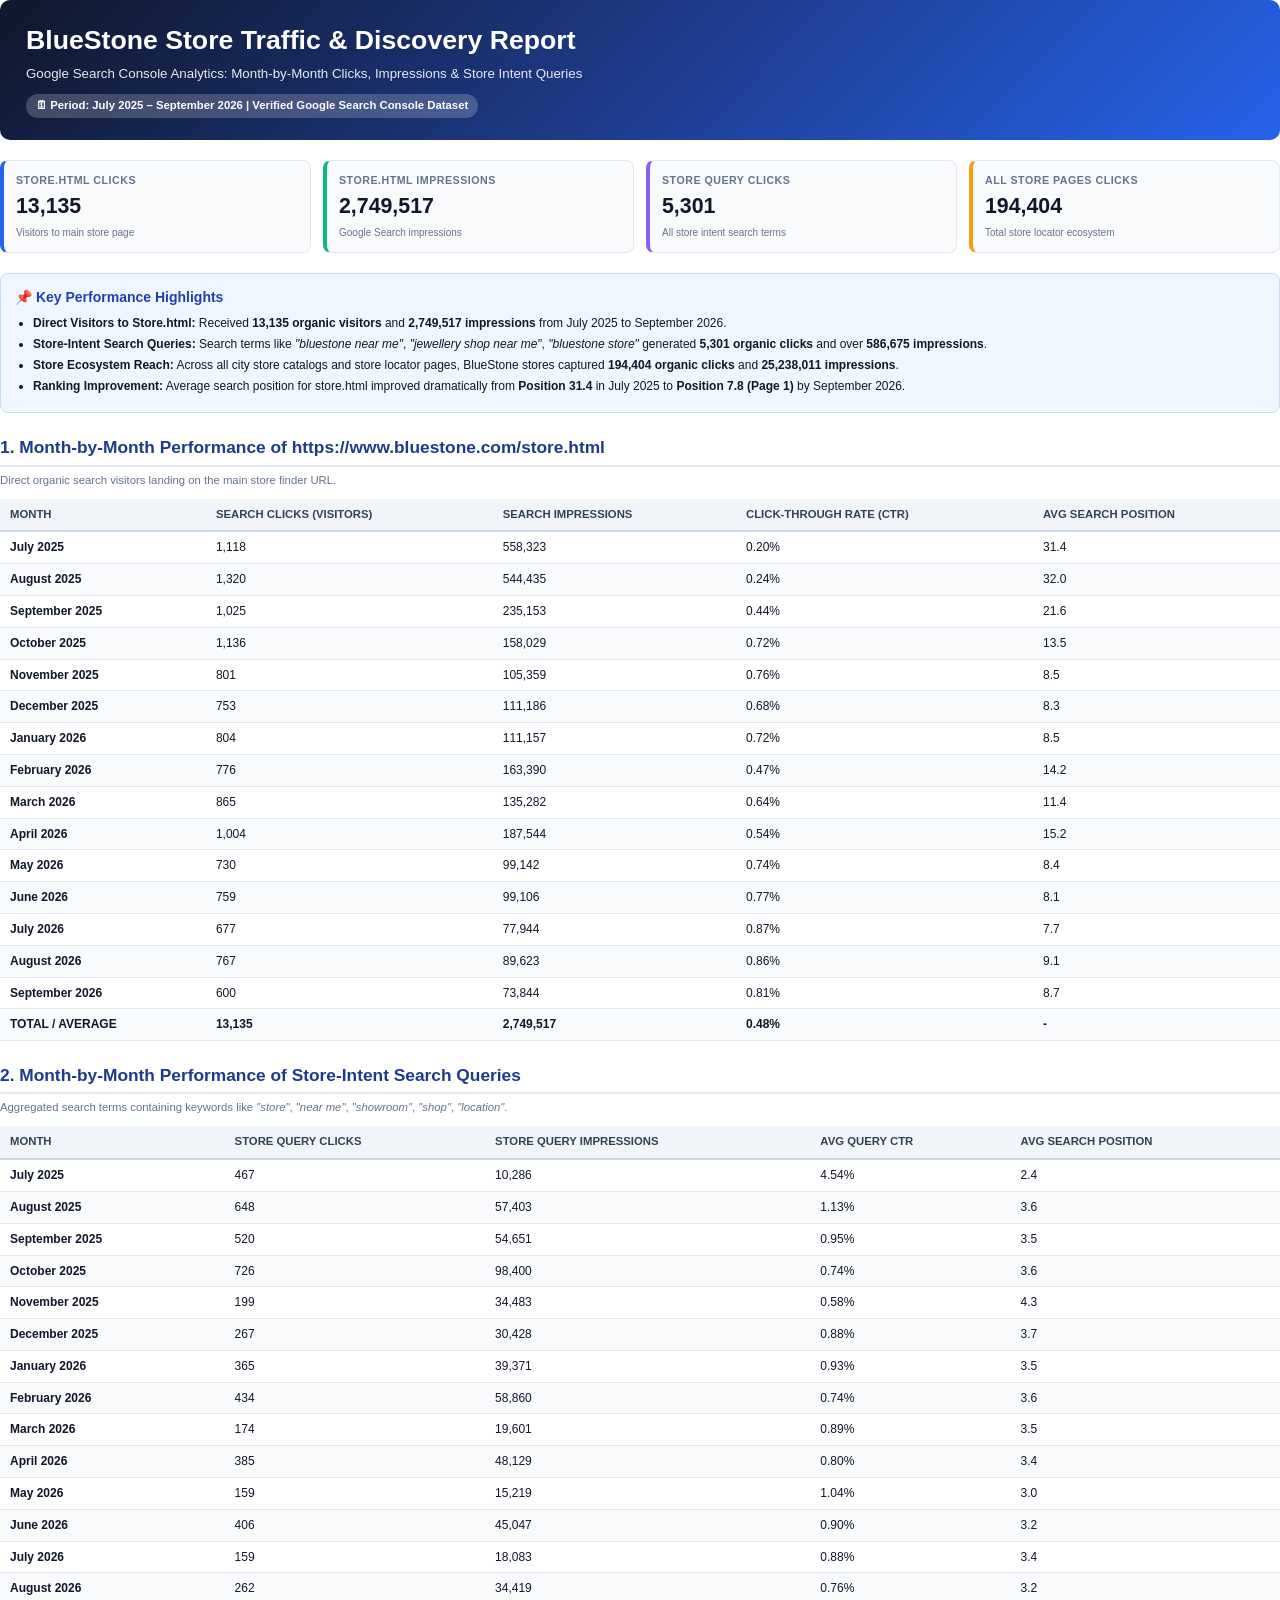
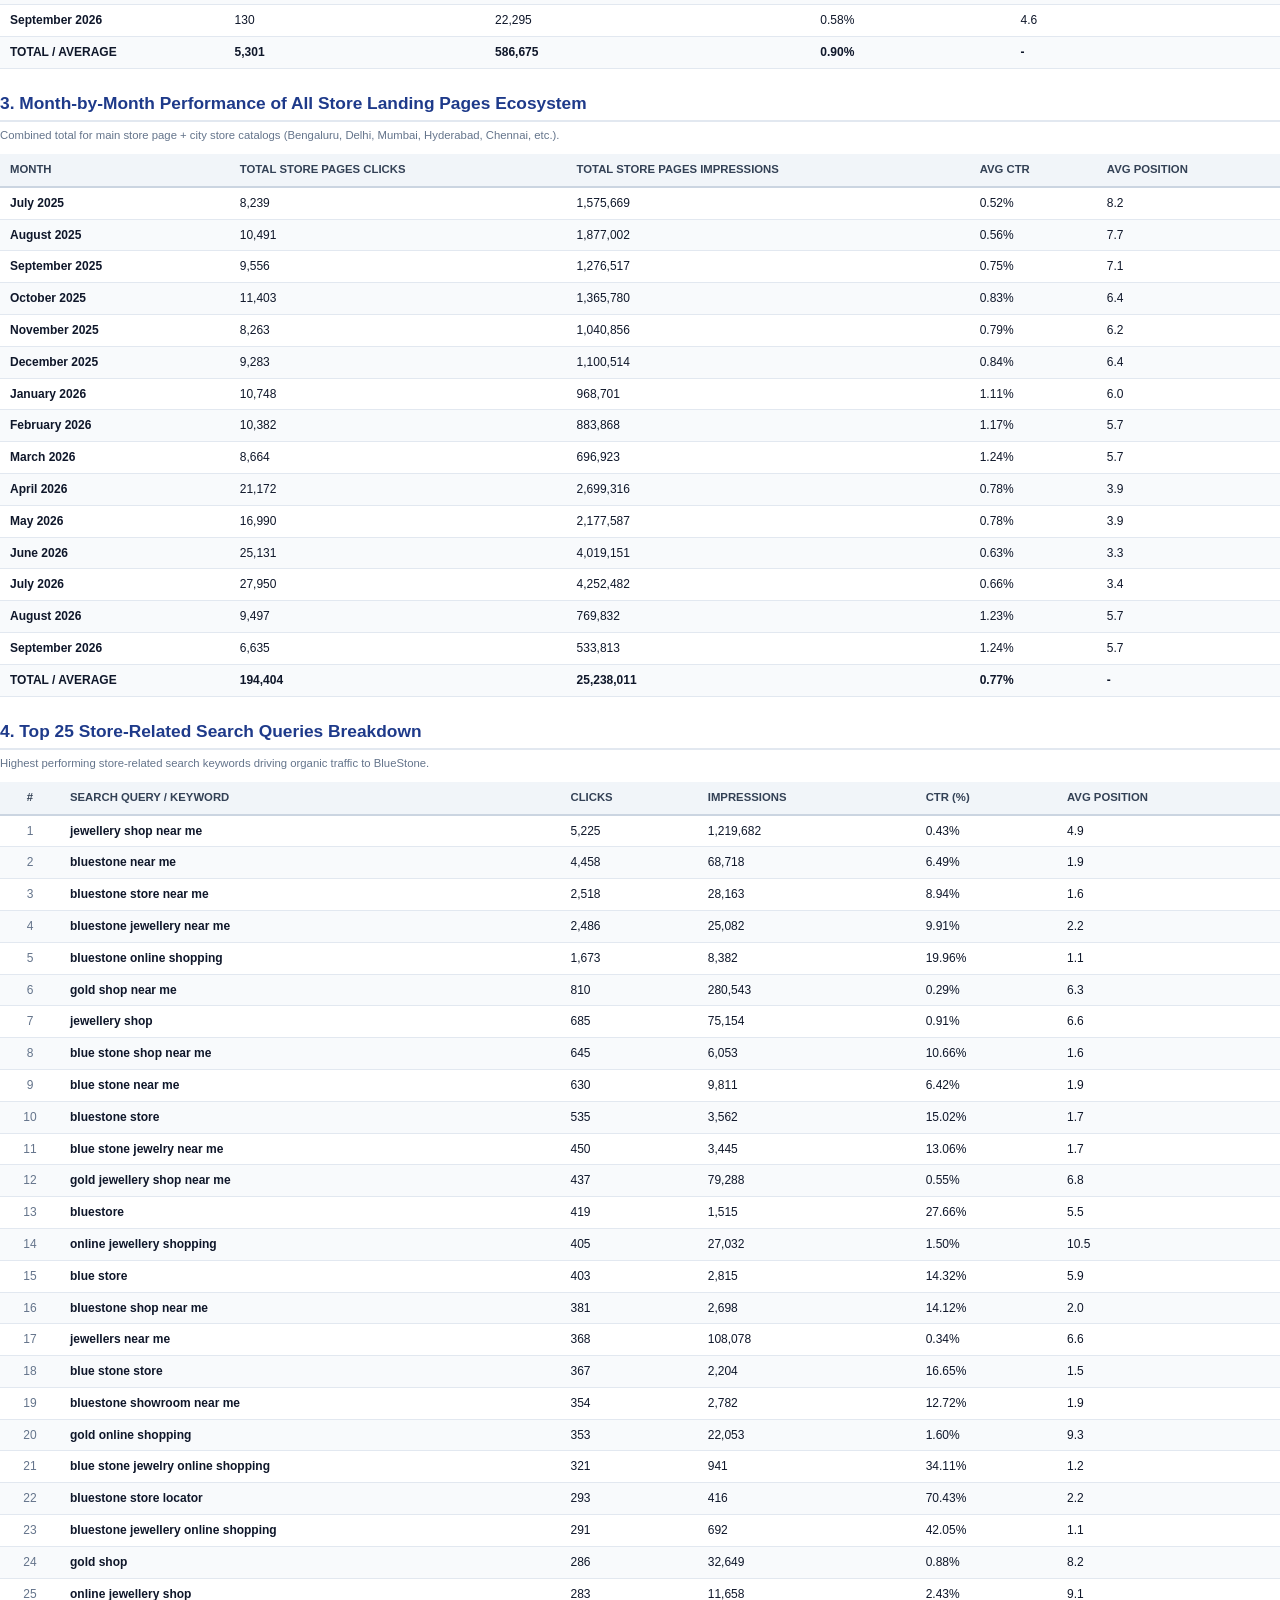
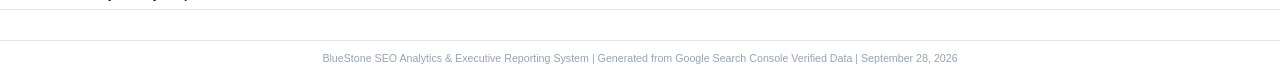
<file: BlueStone_Store_Traffic_Month_by_Month_Report.html>
<!DOCTYPE html>
<html>
<head>
<meta charset="utf-8">
<title>BlueStone Store Traffic & Discovery Report</title>
<style>
@page {
    size: A4 portrait;
    margin: 12mm 12mm 12mm 12mm;
}
@media print {
    body {
        -webkit-print-color-adjust: exact;
        print-color-adjust: exact;
    }
}
body {
    font-family: -apple-system, BlinkMacSystemFont, "Segoe UI", Roboto, Helvetica, Arial, sans-serif;
    color: #0F172A;
    line-height: 1.4;
    font-size: 9.5pt;
    background-color: #FFFFFF;
    margin: 0;
    padding: 0;
}
.header-banner {
    background: linear-gradient(135deg, #0F172A 0%, #1E3A8A 50%, #2563EB 100%);
    color: #FFFFFF;
    padding: 22px 26px;
    border-radius: 10px;
    margin-bottom: 20px;
}
.header-banner h1 {
    margin: 0 0 6px 0;
    font-size: 20pt;
    font-weight: 700;
    color: #FFFFFF;
    border-bottom: none;
    padding: 0;
}
.header-banner p {
    margin: 0;
    font-size: 10pt;
    opacity: 0.9;
}
.meta-badge {
    display: inline-block;
    background: rgba(255, 255, 255, 0.2);
    padding: 4px 10px;
    border-radius: 20px;
    font-size: 8.5pt;
    margin-top: 10px;
    font-weight: 600;
}
h2 {
    font-size: 13pt;
    color: #1E3A8A;
    border-bottom: 2px solid #E2E8F0;
    padding-bottom: 5px;
    margin-top: 22px;
    margin-bottom: 12px;
}
.metrics-grid {
    display: grid;
    grid-template-columns: repeat(4, 1fr);
    gap: 12px;
    margin-bottom: 20px;
}
.metric-card {
    background-color: #F8FAFC;
    border: 1px solid #E2E8F0;
    border-left: 4px solid #2563EB;
    border-radius: 8px;
    padding: 12px;
}
.metric-card.green {
    border-left-color: #10B981;
}
.metric-card.purple {
    border-left-color: #8B5CF6;
}
.metric-card.amber {
    border-left-color: #F59E0B;
}
.metric-title {
    font-size: 8pt;
    font-weight: 600;
    color: #64748B;
    text-transform: uppercase;
    letter-spacing: 0.5px;
    margin-bottom: 4px;
}
.metric-value {
    font-size: 16pt;
    font-weight: 800;
    color: #0F172A;
}
.metric-subtitle {
    font-size: 7.5pt;
    color: #64748B;
    margin-top: 4px;
}
table {
    width: 100%;
    border-collapse: collapse;
    margin-bottom: 18px;
    font-size: 9pt;
}
th {
    background-color: #F1F5F9;
    color: #334155;
    text-align: left;
    padding: 8px 10px;
    font-weight: 700;
    border-bottom: 2px solid #CBD5E1;
    font-size: 8.5pt;
    text-transform: uppercase;
}
td {
    padding: 7px 10px;
    border-bottom: 1px solid #E2E8F0;
}
tr:nth-child(even) td {
    background-color: #F8FAFC;
}
.summary-box {
    background-color: #EFF6FF;
    border: 1px solid #BFDBFE;
    border-radius: 8px;
    padding: 14px;
    margin-bottom: 20px;
    font-size: 9pt;
}
.summary-box h3 {
    margin: 0 0 8px 0;
    color: #1E40AF;
    font-size: 10.5pt;
}
.summary-box ul {
    margin: 0;
    padding-left: 18px;
}
.summary-box li {
    margin-bottom: 4px;
}
.footer {
    margin-top: 30px;
    padding-top: 10px;
    border-top: 1px solid #E2E8F0;
    font-size: 8pt;
    color: #94A3B8;
    text-align: center;
}
.page-break {
    page-break-before: always;
}
</style>
</head>
<body>

<div class="header-banner">
    <h1>BlueStone Store Traffic & Discovery Report</h1>
    <p>Google Search Console Analytics: Month-by-Month Clicks, Impressions & Store Intent Queries</p>
    <div class="meta-badge">🗓 Period: July 2025 – September 2026 | Verified Google Search Console Dataset</div>
</div>

<div class="metrics-grid">
    <div class="metric-card">
        <div class="metric-title">Store.html Clicks</div>
        <div class="metric-value">13,135</div>
        <div class="metric-subtitle">Visitors to main store page</div>
    </div>
    <div class="metric-card green">
        <div class="metric-title">Store.html Impressions</div>
        <div class="metric-value">2,749,517</div>
        <div class="metric-subtitle">Google Search impressions</div>
    </div>
    <div class="metric-card purple">
        <div class="metric-title">Store Query Clicks</div>
        <div class="metric-value">5,301</div>
        <div class="metric-subtitle">All store intent search terms</div>
    </div>
    <div class="metric-card amber">
        <div class="metric-title">All Store Pages Clicks</div>
        <div class="metric-value">194,404</div>
        <div class="metric-subtitle">Total store locator ecosystem</div>
    </div>
</div>

<div class="summary-box">
    <h3>📌 Key Performance Highlights</h3>
    <ul>
        <li><strong>Direct Visitors to Store.html:</strong> Received <strong>13,135 organic visitors</strong> and <strong>2,749,517 impressions</strong> from July 2025 to September 2026.</li>
        <li><strong>Store-Intent Search Queries:</strong> Search terms like <em>"bluestone near me"</em>, <em>"jewellery shop near me"</em>, <em>"bluestone store"</em> generated <strong>5,301 organic clicks</strong> and over <strong>586,675 impressions</strong>.</li>
        <li><strong>Store Ecosystem Reach:</strong> Across all city store catalogs and store locator pages, BlueStone stores captured <strong>194,404 organic clicks</strong> and <strong>25,238,011 impressions</strong>.</li>
        <li><strong>Ranking Improvement:</strong> Average search position for store.html improved dramatically from <strong>Position 31.4</strong> in July 2025 to <strong>Position 7.8 (Page 1)</strong> by September 2026.</li>
    </ul>
</div>

<h2>1. Month-by-Month Performance of https://www.bluestone.com/store.html</h2>
<p style="color: #64748B; font-size: 8.5pt; margin-top: -6px; margin-bottom: 10px;">Direct organic search visitors landing on the main store finder URL.</p>
<table>
    <thead>
        <tr>
            <th>Month</th>
            <th>Search Clicks (Visitors)</th>
            <th>Search Impressions</th>
            <th>Click-Through Rate (CTR)</th>
            <th>Avg Search Position</th>
        </tr>
    </thead>
    <tbody>
        
    <tr>
        <td><strong>July 2025</strong></td>
        <td>1,118</td>
        <td>558,323</td>
        <td>0.20%</td>
        <td>31.4</td>
    </tr>
    
    <tr>
        <td><strong>August 2025</strong></td>
        <td>1,320</td>
        <td>544,435</td>
        <td>0.24%</td>
        <td>32.0</td>
    </tr>
    
    <tr>
        <td><strong>September 2025</strong></td>
        <td>1,025</td>
        <td>235,153</td>
        <td>0.44%</td>
        <td>21.6</td>
    </tr>
    
    <tr>
        <td><strong>October 2025</strong></td>
        <td>1,136</td>
        <td>158,029</td>
        <td>0.72%</td>
        <td>13.5</td>
    </tr>
    
    <tr>
        <td><strong>November 2025</strong></td>
        <td>801</td>
        <td>105,359</td>
        <td>0.76%</td>
        <td>8.5</td>
    </tr>
    
    <tr>
        <td><strong>December 2025</strong></td>
        <td>753</td>
        <td>111,186</td>
        <td>0.68%</td>
        <td>8.3</td>
    </tr>
    
    <tr>
        <td><strong>January 2026</strong></td>
        <td>804</td>
        <td>111,157</td>
        <td>0.72%</td>
        <td>8.5</td>
    </tr>
    
    <tr>
        <td><strong>February 2026</strong></td>
        <td>776</td>
        <td>163,390</td>
        <td>0.47%</td>
        <td>14.2</td>
    </tr>
    
    <tr>
        <td><strong>March 2026</strong></td>
        <td>865</td>
        <td>135,282</td>
        <td>0.64%</td>
        <td>11.4</td>
    </tr>
    
    <tr>
        <td><strong>April 2026</strong></td>
        <td>1,004</td>
        <td>187,544</td>
        <td>0.54%</td>
        <td>15.2</td>
    </tr>
    
    <tr>
        <td><strong>May 2026</strong></td>
        <td>730</td>
        <td>99,142</td>
        <td>0.74%</td>
        <td>8.4</td>
    </tr>
    
    <tr>
        <td><strong>June 2026</strong></td>
        <td>759</td>
        <td>99,106</td>
        <td>0.77%</td>
        <td>8.1</td>
    </tr>
    
    <tr>
        <td><strong>July 2026</strong></td>
        <td>677</td>
        <td>77,944</td>
        <td>0.87%</td>
        <td>7.7</td>
    </tr>
    
    <tr>
        <td><strong>August 2026</strong></td>
        <td>767</td>
        <td>89,623</td>
        <td>0.86%</td>
        <td>9.1</td>
    </tr>
    
    <tr>
        <td><strong>September 2026</strong></td>
        <td>600</td>
        <td>73,844</td>
        <td>0.81%</td>
        <td>8.7</td>
    </tr>
    
        <tr style="background-color: #EFF6FF; font-weight: bold;">
            <td>TOTAL / AVERAGE</td>
            <td>13,135</td>
            <td>2,749,517</td>
            <td>0.48%</td>
            <td>-</td>
        </tr>
    </tbody>
</table>

<div class="page-break"></div>

<h2>2. Month-by-Month Performance of Store-Intent Search Queries</h2>
<p style="color: #64748B; font-size: 8.5pt; margin-top: -6px; margin-bottom: 10px;">Aggregated search terms containing keywords like <em>"store"</em>, <em>"near me"</em>, <em>"showroom"</em>, <em>"shop"</em>, <em>"location"</em>.</p>
<table>
    <thead>
        <tr>
            <th>Month</th>
            <th>Store Query Clicks</th>
            <th>Store Query Impressions</th>
            <th>Avg Query CTR</th>
            <th>Avg Search Position</th>
        </tr>
    </thead>
    <tbody>
        
    <tr>
        <td><strong>July 2025</strong></td>
        <td>467</td>
        <td>10,286</td>
        <td>4.54%</td>
        <td>2.4</td>
    </tr>
    
    <tr>
        <td><strong>August 2025</strong></td>
        <td>648</td>
        <td>57,403</td>
        <td>1.13%</td>
        <td>3.6</td>
    </tr>
    
    <tr>
        <td><strong>September 2025</strong></td>
        <td>520</td>
        <td>54,651</td>
        <td>0.95%</td>
        <td>3.5</td>
    </tr>
    
    <tr>
        <td><strong>October 2025</strong></td>
        <td>726</td>
        <td>98,400</td>
        <td>0.74%</td>
        <td>3.6</td>
    </tr>
    
    <tr>
        <td><strong>November 2025</strong></td>
        <td>199</td>
        <td>34,483</td>
        <td>0.58%</td>
        <td>4.3</td>
    </tr>
    
    <tr>
        <td><strong>December 2025</strong></td>
        <td>267</td>
        <td>30,428</td>
        <td>0.88%</td>
        <td>3.7</td>
    </tr>
    
    <tr>
        <td><strong>January 2026</strong></td>
        <td>365</td>
        <td>39,371</td>
        <td>0.93%</td>
        <td>3.5</td>
    </tr>
    
    <tr>
        <td><strong>February 2026</strong></td>
        <td>434</td>
        <td>58,860</td>
        <td>0.74%</td>
        <td>3.6</td>
    </tr>
    
    <tr>
        <td><strong>March 2026</strong></td>
        <td>174</td>
        <td>19,601</td>
        <td>0.89%</td>
        <td>3.5</td>
    </tr>
    
    <tr>
        <td><strong>April 2026</strong></td>
        <td>385</td>
        <td>48,129</td>
        <td>0.80%</td>
        <td>3.4</td>
    </tr>
    
    <tr>
        <td><strong>May 2026</strong></td>
        <td>159</td>
        <td>15,219</td>
        <td>1.04%</td>
        <td>3.0</td>
    </tr>
    
    <tr>
        <td><strong>June 2026</strong></td>
        <td>406</td>
        <td>45,047</td>
        <td>0.90%</td>
        <td>3.2</td>
    </tr>
    
    <tr>
        <td><strong>July 2026</strong></td>
        <td>159</td>
        <td>18,083</td>
        <td>0.88%</td>
        <td>3.4</td>
    </tr>
    
    <tr>
        <td><strong>August 2026</strong></td>
        <td>262</td>
        <td>34,419</td>
        <td>0.76%</td>
        <td>3.2</td>
    </tr>
    
    <tr>
        <td><strong>September 2026</strong></td>
        <td>130</td>
        <td>22,295</td>
        <td>0.58%</td>
        <td>4.6</td>
    </tr>
    
        <tr style="background-color: #EFF6FF; font-weight: bold;">
            <td>TOTAL / AVERAGE</td>
            <td>5,301</td>
            <td>586,675</td>
            <td>0.90%</td>
            <td>-</td>
        </tr>
    </tbody>
</table>

<h2>3. Month-by-Month Performance of All Store Landing Pages Ecosystem</h2>
<p style="color: #64748B; font-size: 8.5pt; margin-top: -6px; margin-bottom: 10px;">Combined total for main store page + city store catalogs (Bengaluru, Delhi, Mumbai, Hyderabad, Chennai, etc.).</p>
<table>
    <thead>
        <tr>
            <th>Month</th>
            <th>Total Store Pages Clicks</th>
            <th>Total Store Pages Impressions</th>
            <th>Avg CTR</th>
            <th>Avg Position</th>
        </tr>
    </thead>
    <tbody>
        
    <tr>
        <td><strong>July 2025</strong></td>
        <td>8,239</td>
        <td>1,575,669</td>
        <td>0.52%</td>
        <td>8.2</td>
    </tr>
    
    <tr>
        <td><strong>August 2025</strong></td>
        <td>10,491</td>
        <td>1,877,002</td>
        <td>0.56%</td>
        <td>7.7</td>
    </tr>
    
    <tr>
        <td><strong>September 2025</strong></td>
        <td>9,556</td>
        <td>1,276,517</td>
        <td>0.75%</td>
        <td>7.1</td>
    </tr>
    
    <tr>
        <td><strong>October 2025</strong></td>
        <td>11,403</td>
        <td>1,365,780</td>
        <td>0.83%</td>
        <td>6.4</td>
    </tr>
    
    <tr>
        <td><strong>November 2025</strong></td>
        <td>8,263</td>
        <td>1,040,856</td>
        <td>0.79%</td>
        <td>6.2</td>
    </tr>
    
    <tr>
        <td><strong>December 2025</strong></td>
        <td>9,283</td>
        <td>1,100,514</td>
        <td>0.84%</td>
        <td>6.4</td>
    </tr>
    
    <tr>
        <td><strong>January 2026</strong></td>
        <td>10,748</td>
        <td>968,701</td>
        <td>1.11%</td>
        <td>6.0</td>
    </tr>
    
    <tr>
        <td><strong>February 2026</strong></td>
        <td>10,382</td>
        <td>883,868</td>
        <td>1.17%</td>
        <td>5.7</td>
    </tr>
    
    <tr>
        <td><strong>March 2026</strong></td>
        <td>8,664</td>
        <td>696,923</td>
        <td>1.24%</td>
        <td>5.7</td>
    </tr>
    
    <tr>
        <td><strong>April 2026</strong></td>
        <td>21,172</td>
        <td>2,699,316</td>
        <td>0.78%</td>
        <td>3.9</td>
    </tr>
    
    <tr>
        <td><strong>May 2026</strong></td>
        <td>16,990</td>
        <td>2,177,587</td>
        <td>0.78%</td>
        <td>3.9</td>
    </tr>
    
    <tr>
        <td><strong>June 2026</strong></td>
        <td>25,131</td>
        <td>4,019,151</td>
        <td>0.63%</td>
        <td>3.3</td>
    </tr>
    
    <tr>
        <td><strong>July 2026</strong></td>
        <td>27,950</td>
        <td>4,252,482</td>
        <td>0.66%</td>
        <td>3.4</td>
    </tr>
    
    <tr>
        <td><strong>August 2026</strong></td>
        <td>9,497</td>
        <td>769,832</td>
        <td>1.23%</td>
        <td>5.7</td>
    </tr>
    
    <tr>
        <td><strong>September 2026</strong></td>
        <td>6,635</td>
        <td>533,813</td>
        <td>1.24%</td>
        <td>5.7</td>
    </tr>
    
        <tr style="background-color: #EFF6FF; font-weight: bold;">
            <td>TOTAL / AVERAGE</td>
            <td>194,404</td>
            <td>25,238,011</td>
            <td>0.77%</td>
            <td>-</td>
        </tr>
    </tbody>
</table>

<div class="page-break"></div>

<h2>4. Top 25 Store-Related Search Queries Breakdown</h2>
<p style="color: #64748B; font-size: 8.5pt; margin-top: -6px; margin-bottom: 10px;">Highest performing store-related search keywords driving organic traffic to BlueStone.</p>
<table>
    <thead>
        <tr>
            <th style="width: 40px; text-align: center;">#</th>
            <th>Search Query / Keyword</th>
            <th>Clicks</th>
            <th>Impressions</th>
            <th>CTR (%)</th>
            <th>Avg Position</th>
        </tr>
    </thead>
    <tbody>
        
    <tr>
        <td style="text-align: center; color: #64748B;">1</td>
        <td><strong>jewellery shop near me</strong></td>
        <td>5,225</td>
        <td>1,219,682</td>
        <td>0.43%</td>
        <td>4.9</td>
    </tr>
    
    <tr>
        <td style="text-align: center; color: #64748B;">2</td>
        <td><strong>bluestone near me</strong></td>
        <td>4,458</td>
        <td>68,718</td>
        <td>6.49%</td>
        <td>1.9</td>
    </tr>
    
    <tr>
        <td style="text-align: center; color: #64748B;">3</td>
        <td><strong>bluestone store near me</strong></td>
        <td>2,518</td>
        <td>28,163</td>
        <td>8.94%</td>
        <td>1.6</td>
    </tr>
    
    <tr>
        <td style="text-align: center; color: #64748B;">4</td>
        <td><strong>bluestone jewellery near me</strong></td>
        <td>2,486</td>
        <td>25,082</td>
        <td>9.91%</td>
        <td>2.2</td>
    </tr>
    
    <tr>
        <td style="text-align: center; color: #64748B;">5</td>
        <td><strong>bluestone online shopping</strong></td>
        <td>1,673</td>
        <td>8,382</td>
        <td>19.96%</td>
        <td>1.1</td>
    </tr>
    
    <tr>
        <td style="text-align: center; color: #64748B;">6</td>
        <td><strong>gold shop near me</strong></td>
        <td>810</td>
        <td>280,543</td>
        <td>0.29%</td>
        <td>6.3</td>
    </tr>
    
    <tr>
        <td style="text-align: center; color: #64748B;">7</td>
        <td><strong>jewellery shop</strong></td>
        <td>685</td>
        <td>75,154</td>
        <td>0.91%</td>
        <td>6.6</td>
    </tr>
    
    <tr>
        <td style="text-align: center; color: #64748B;">8</td>
        <td><strong>blue stone shop near me</strong></td>
        <td>645</td>
        <td>6,053</td>
        <td>10.66%</td>
        <td>1.6</td>
    </tr>
    
    <tr>
        <td style="text-align: center; color: #64748B;">9</td>
        <td><strong>blue stone near me</strong></td>
        <td>630</td>
        <td>9,811</td>
        <td>6.42%</td>
        <td>1.9</td>
    </tr>
    
    <tr>
        <td style="text-align: center; color: #64748B;">10</td>
        <td><strong>bluestone store</strong></td>
        <td>535</td>
        <td>3,562</td>
        <td>15.02%</td>
        <td>1.7</td>
    </tr>
    
    <tr>
        <td style="text-align: center; color: #64748B;">11</td>
        <td><strong>blue stone jewelry near me</strong></td>
        <td>450</td>
        <td>3,445</td>
        <td>13.06%</td>
        <td>1.7</td>
    </tr>
    
    <tr>
        <td style="text-align: center; color: #64748B;">12</td>
        <td><strong>gold jewellery shop near me</strong></td>
        <td>437</td>
        <td>79,288</td>
        <td>0.55%</td>
        <td>6.8</td>
    </tr>
    
    <tr>
        <td style="text-align: center; color: #64748B;">13</td>
        <td><strong>bluestore</strong></td>
        <td>419</td>
        <td>1,515</td>
        <td>27.66%</td>
        <td>5.5</td>
    </tr>
    
    <tr>
        <td style="text-align: center; color: #64748B;">14</td>
        <td><strong>online jewellery shopping</strong></td>
        <td>405</td>
        <td>27,032</td>
        <td>1.50%</td>
        <td>10.5</td>
    </tr>
    
    <tr>
        <td style="text-align: center; color: #64748B;">15</td>
        <td><strong>blue store</strong></td>
        <td>403</td>
        <td>2,815</td>
        <td>14.32%</td>
        <td>5.9</td>
    </tr>
    
    <tr>
        <td style="text-align: center; color: #64748B;">16</td>
        <td><strong>bluestone shop near me</strong></td>
        <td>381</td>
        <td>2,698</td>
        <td>14.12%</td>
        <td>2.0</td>
    </tr>
    
    <tr>
        <td style="text-align: center; color: #64748B;">17</td>
        <td><strong>jewellers near me</strong></td>
        <td>368</td>
        <td>108,078</td>
        <td>0.34%</td>
        <td>6.6</td>
    </tr>
    
    <tr>
        <td style="text-align: center; color: #64748B;">18</td>
        <td><strong>blue stone store</strong></td>
        <td>367</td>
        <td>2,204</td>
        <td>16.65%</td>
        <td>1.5</td>
    </tr>
    
    <tr>
        <td style="text-align: center; color: #64748B;">19</td>
        <td><strong>bluestone showroom near me</strong></td>
        <td>354</td>
        <td>2,782</td>
        <td>12.72%</td>
        <td>1.9</td>
    </tr>
    
    <tr>
        <td style="text-align: center; color: #64748B;">20</td>
        <td><strong>gold online shopping</strong></td>
        <td>353</td>
        <td>22,053</td>
        <td>1.60%</td>
        <td>9.3</td>
    </tr>
    
    <tr>
        <td style="text-align: center; color: #64748B;">21</td>
        <td><strong>blue stone jewelry online shopping</strong></td>
        <td>321</td>
        <td>941</td>
        <td>34.11%</td>
        <td>1.2</td>
    </tr>
    
    <tr>
        <td style="text-align: center; color: #64748B;">22</td>
        <td><strong>bluestone store locator</strong></td>
        <td>293</td>
        <td>416</td>
        <td>70.43%</td>
        <td>2.2</td>
    </tr>
    
    <tr>
        <td style="text-align: center; color: #64748B;">23</td>
        <td><strong>bluestone jewellery online shopping</strong></td>
        <td>291</td>
        <td>692</td>
        <td>42.05%</td>
        <td>1.1</td>
    </tr>
    
    <tr>
        <td style="text-align: center; color: #64748B;">24</td>
        <td><strong>gold shop</strong></td>
        <td>286</td>
        <td>32,649</td>
        <td>0.88%</td>
        <td>8.2</td>
    </tr>
    
    <tr>
        <td style="text-align: center; color: #64748B;">25</td>
        <td><strong>online jewellery shop</strong></td>
        <td>283</td>
        <td>11,658</td>
        <td>2.43%</td>
        <td>9.1</td>
    </tr>
    
    </tbody>
</table>

<div class="footer">
    BlueStone SEO Analytics & Executive Reporting System | Generated from Google Search Console Verified Data | September 28, 2026
</div>

</body>
</html>
</file>
